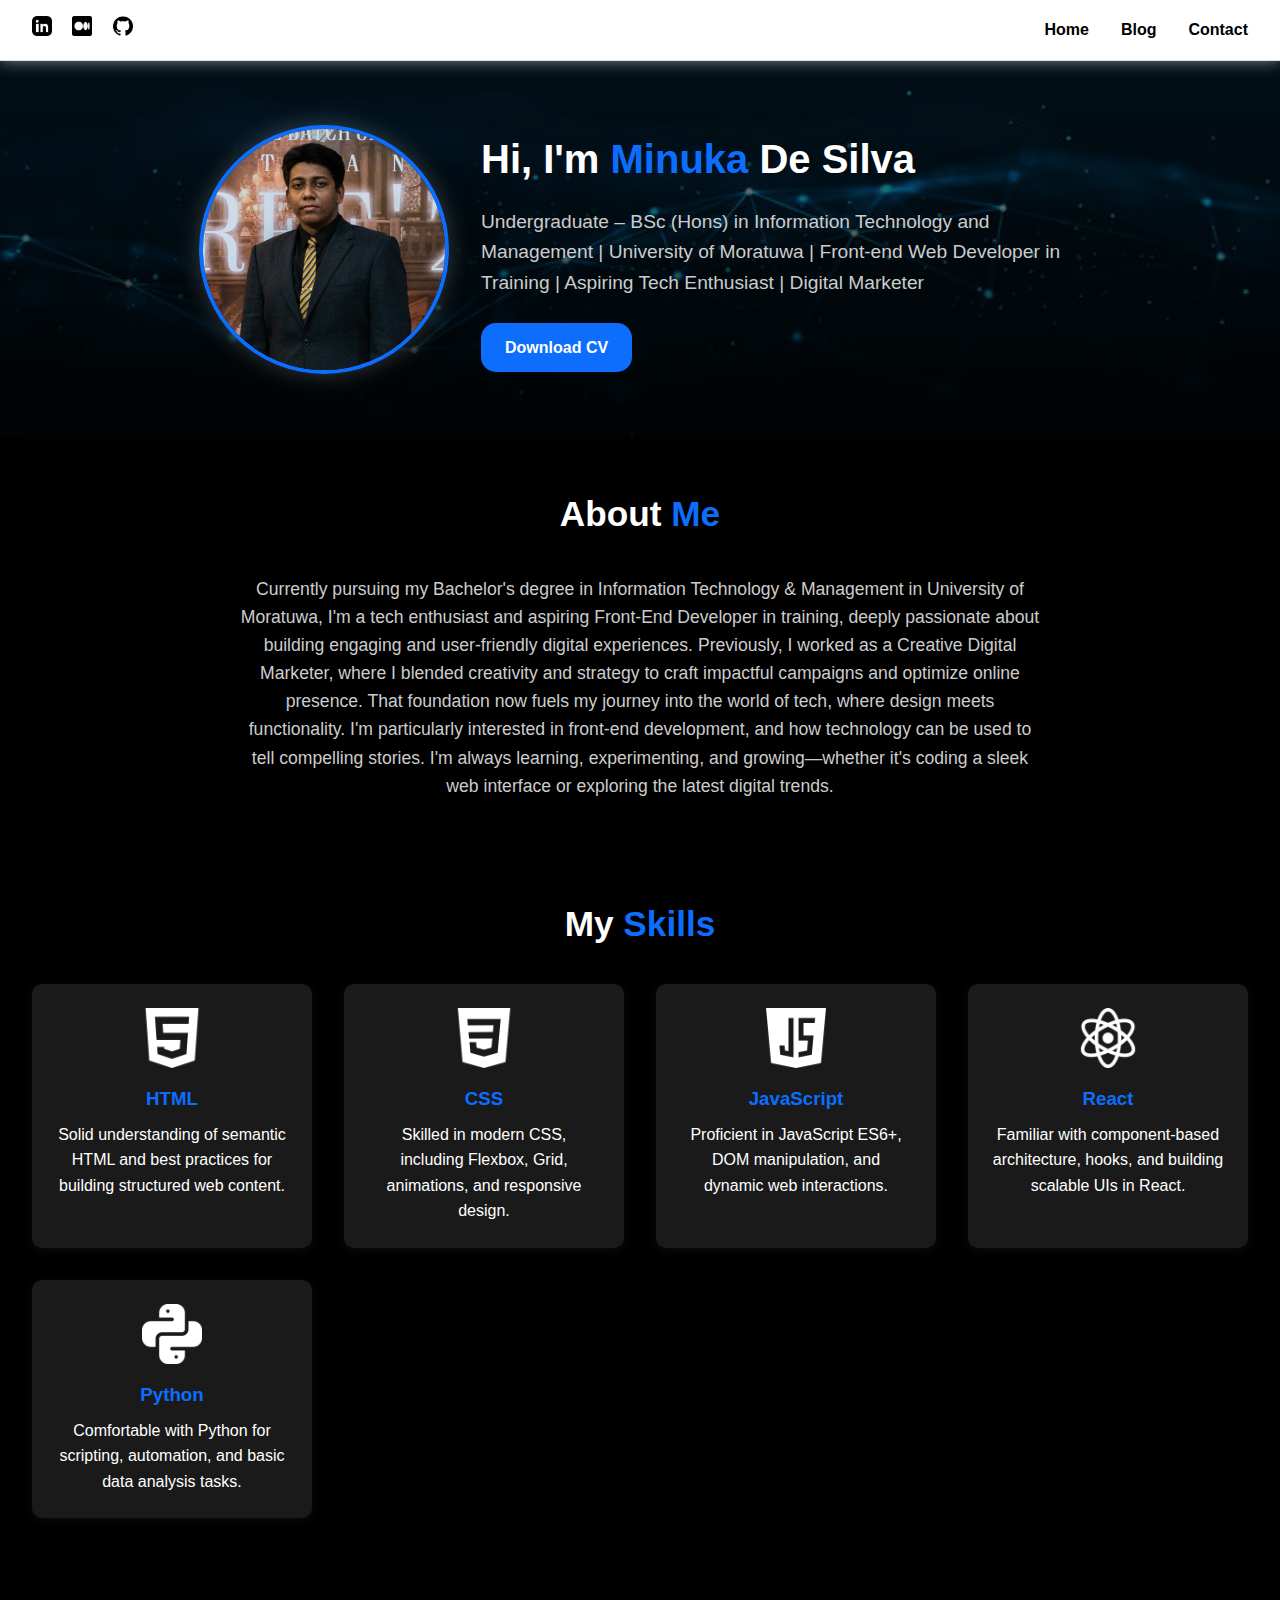
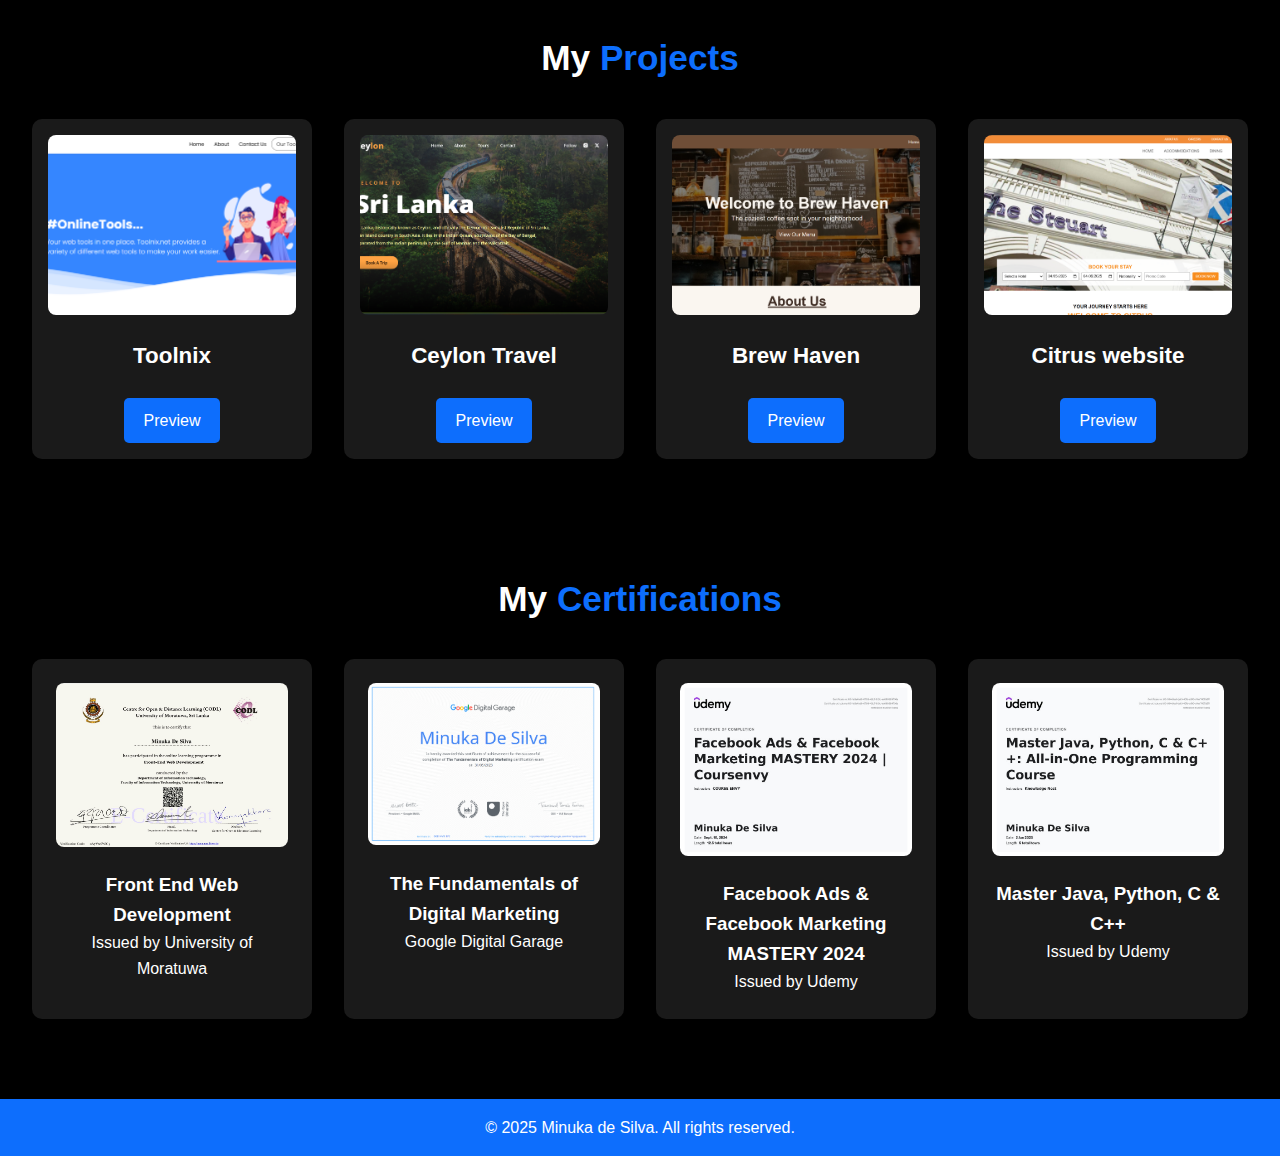
<file: index.html>
<!DOCTYPE html>
<html lang="en">
  <head>
    <meta charset="UTF-8" />
    <meta name="viewport" content="width=device-width, initial-scale=1.0" />
    <title>Minuka De Silva</title>
    <link rel="stylesheet" href="styles.css" />
  </head>
  <body>
    <header>
      <nav class="navbar">
        <div class="social-links">
          <a href="https://www.linkedin.com/in/minukadesilva/"
            ><img src="icons/linkedin.png" alt="LinkedIn"
          /></a>
          <a href="https://medium.com/@minuka_desilva"
            ><img src="icons/medium.png" alt="Medium"
          /></a>
          <a href="https://github.com/minukadesilva"
            ><img src="icons/github.png" alt="Github"
          /></a>
        </div>
        <ul class="nav-links">
          <li><a href="index.html">Home</a></li>
          <li><a href="blog.html">Blog</a></li>
          <li><a href="contact.html">Contact</a></li>
        </ul>
      </nav>
    </header>

    <section class="hero">
      <div class="hero-content">
        <img src="minuka.jpg" alt="Minuka de Silva" class="profile-pic" />
        <div class="intro-text">
          <h1>Hi, I'm <span> Minuka</span> De Silva</h1>
          <p>
            Undergraduate – BSc (Hons) in Information Technology and Management
            | University of Moratuwa | Front-end Web Developer in Training |
            Aspiring Tech Enthusiast | Digital Marketer
          </p>
          <a href="cv.pdf" download class="download-cv-btn" target="_blank"
            >Download CV</a
          >
        </div>
      </div>
    </section>

    <section class="about">
      <h2>About <span>Me</span></h2>
      <p>
        Currently pursuing my Bachelor's degree in Information Technology &
        Management in University of Moratuwa, I'm a tech enthusiast and aspiring
        Front-End Developer in training, deeply passionate about building
        engaging and user-friendly digital experiences. Previously, I worked as
        a Creative Digital Marketer, where I blended creativity and strategy to
        craft impactful campaigns and optimize online presence. That foundation
        now fuels my journey into the world of tech, where design meets
        functionality. I'm particularly interested in front-end development, and
        how technology can be used to tell compelling stories. I'm always
        learning, experimenting, and growing—whether it's coding a sleek web
        interface or exploring the latest digital trends.
      </p>
    </section>

    <section class="skills">
      <h2>My <span>Skills</span></h2>
      <div class="skill-cards">
        <div class="card">
          <img src="icons/html.png" alt="HTML Icon" />
          <h3>HTML</h3>
          <p>
            Solid understanding of semantic HTML and best practices for building
            structured web content.
          </p>
        </div>
        <div class="card">
          <img src="icons/css-3.png" alt="CSS Icon" />
          <h3>CSS</h3>
          <p>
            Skilled in modern CSS, including Flexbox, Grid, animations, and
            responsive design.
          </p>
        </div>
        <div class="card">
          <img src="icons/java-script.png" alt="JavaScript Icon" />
          <h3>JavaScript</h3>
          <p>
            Proficient in JavaScript ES6+, DOM manipulation, and dynamic web
            interactions.
          </p>
        </div>
        <div class="card">
          <img src="icons/atom.png" alt="React Icon" />
          <h3>React</h3>
          <p>
            Familiar with component-based architecture, hooks, and building
            scalable UIs in React.
          </p>
        </div>
        <div class="card">
          <img src="icons/python.png" alt="Python Icon" />
          <h3>Python</h3>
          <p>
            Comfortable with Python for scripting, automation, and basic data
            analysis tasks.
          </p>
        </div>
      </div>
    </section>

    <section class="projects">
      <h2>My <span>Projects</span></h2>
      <div class="project-grid">
        <div class="project-card">
          <img src="projects/p2.png" alt="Toolnix Preview" />
          <h3>Toolnix</h3>
          <a
            href="https://minukadesilva.github.io/Toolnix/"
            target="_blank"
            class="project-btn"
            >Preview</a
          >
        </div>
        <div class="project-card">
          <img src="projects/p1.png" alt="Ceylon Travel" />
          <h3>Ceylon Travel</h3>
          <a
            href="https://minukadesilva.github.io/Ceylon-Travel-website-landing-page/"
            target="_blank"
            class="project-btn"
            >Preview</a
          >
        </div>

        <div class="project-card">
          <img src="projects/p3.png" alt="Brew Haven Preview" />
          <h3>Brew Haven</h3>
          <a
            href="https://minukadesilva.github.io/Brew-Haven/"
            target="_blank"
            class="project-btn"
            >Preview</a
          >
        </div>
        <div class="project-card">
          <img src="projects/p4.png" alt="Citrus website" />
          <h3>Citrus website</h3>
          <a
            href="https://minukadesilva.github.io/hotel/"
            target="_blank"
            class="project-btn"
            >Preview</a
          >
        </div>
      </div>
    </section>

    <section class="certifications">
      <h2>My <span>Certifications</span></h2>
      <div class="cert-card-container">
        <div class="c-card">
          <img src="c1.png" alt="Front End Web Development" />
          <h3>Front End Web Development</h3>
          <p>Issued by University of Moratuwa</p>
        </div>
        <div class="c-card">
          <img src="c2.png" alt="Google Digital Garage" />
          <h3>The Fundamentals of Digital Marketing</h3>
          <p>Google Digital Garage</p>
        </div>
        <div class="c-card">
          <img src="c3.jpeg" alt="Facebook Ads & Facebook Marketing" />
          <h3>Facebook Ads & Facebook Marketing MASTERY 2024</h3>
          <p>Issued by Udemy</p>
        </div>
        <div class="c-card">
          <img src="c4.jpeg" alt="Master Java, Python, C & C++" />
          <h3>Master Java, Python, C & C++</h3>
          <p>Issued by Udemy</p>
        </div>
      </div>
    </section>

    <footer>
      <p>&copy; 2025 Minuka de Silva. All rights reserved.</p>
    </footer>
  </body>
</html>
</file>
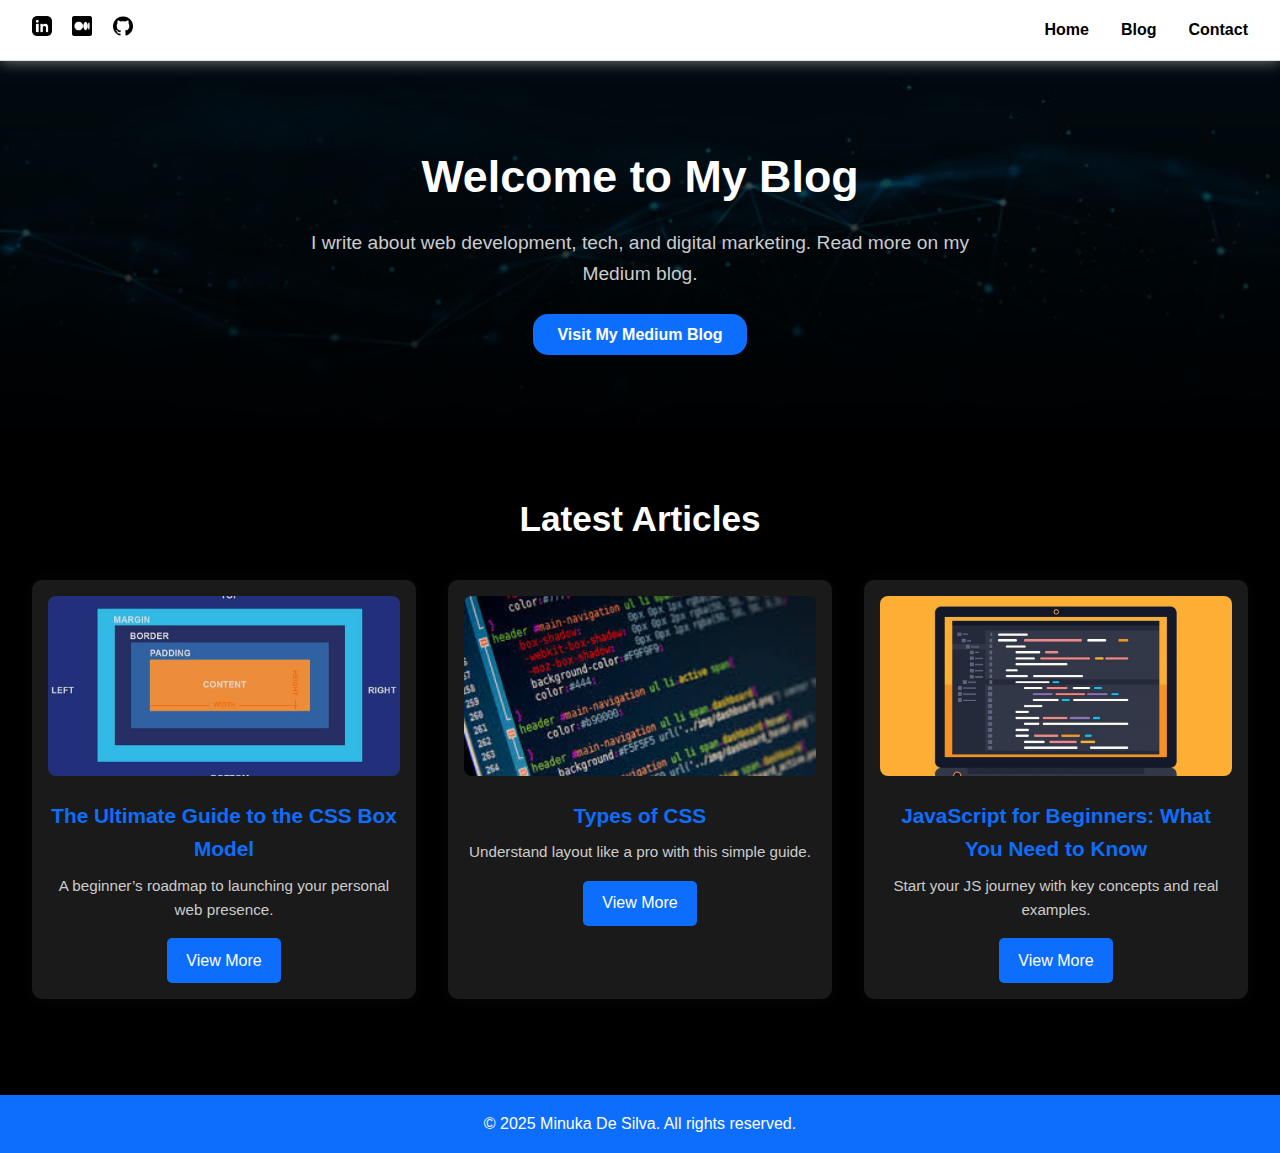
<file: blog.html>
<!DOCTYPE html>
<html lang="en">
  <head>
    <meta charset="UTF-8" />
    <meta name="viewport" content="width=device-width, initial-scale=1.0"/>
    <title>Minuka de Silva | Blog</title>
    <link rel="stylesheet" href="styles.css" />
  </head>
  <body>
    <header>
      <nav class="navbar">
        <div class="social-links">
          <a href="https://www.linkedin.com/in/minukadesilva/"><img src="icons/linkedin.png" alt="LinkedIn" /></a>
          <a href="https://medium.com/@minuka_desilva"><img src="icons/medium.png" alt="Medium" /></a>
          <a href="https://github.com/minukadesilva"><img src="icons/github.png" alt="Github" /></a>
        </div>
        <ul class="nav-links">
          <li><a href="index.html">Home</a></li>
          <li><a href="blog.html">Blog</a></li>
          <li><a href="contact.html">Contact</a></li>
        </ul>
      </nav>
    </header>

    <section class="blog-hero">
      <h1>Welcome to My Blog</h1>
      <p>I write about web development, tech, and digital marketing. Read more on my Medium blog.</p>
      <a href="https://medium.com/@minuka_desilva" target="_blank" class="btn-medium">Visit My Medium Blog</a>
    </section>


    <section class="blog-section">
      <h2>Latest Articles</h2>
      <div class="blog-grid">
        <div class="blog-card">
          <img src="blog/b1.jpg" alt="Article 1" />
          <h3>The Ultimate Guide to the CSS Box Model</h3>
          <p>A beginner’s roadmap to launching your personal web presence.</p>
          <a href="https://medium.com/@minuka_desilva/the-ultimate-guide-to-the-css-box-model-0a497b77aa3b" target="_blank" class="btn-view">View More</a>
        </div>
        <div class="blog-card">
          <img src="blog/b2.jpeg" alt="Article 2" />
          <h3>Types of CSS</h3>
          <p>Understand layout like a pro with this simple guide.</p>
          <a href="https://medium.com/@yourusername/article2" target="_blank" class="btn-view">View More</a>
        </div>
        <div class="blog-card">
          <img src="blog/b3.jpg" alt="Article 3" />
          <h3>JavaScript for Beginners: What You Need to Know</h3>
          <p>Start your JS journey with key concepts and real examples.</p>
          <a href="https://medium.com/@yourusername/article3" target="_blank" class="btn-view">View More</a>
        </div>

    </section>

    <footer>
      <p>&copy; 2025 Minuka De Silva. All rights reserved.</p>
    </footer>
  </body>
</html>
</file>
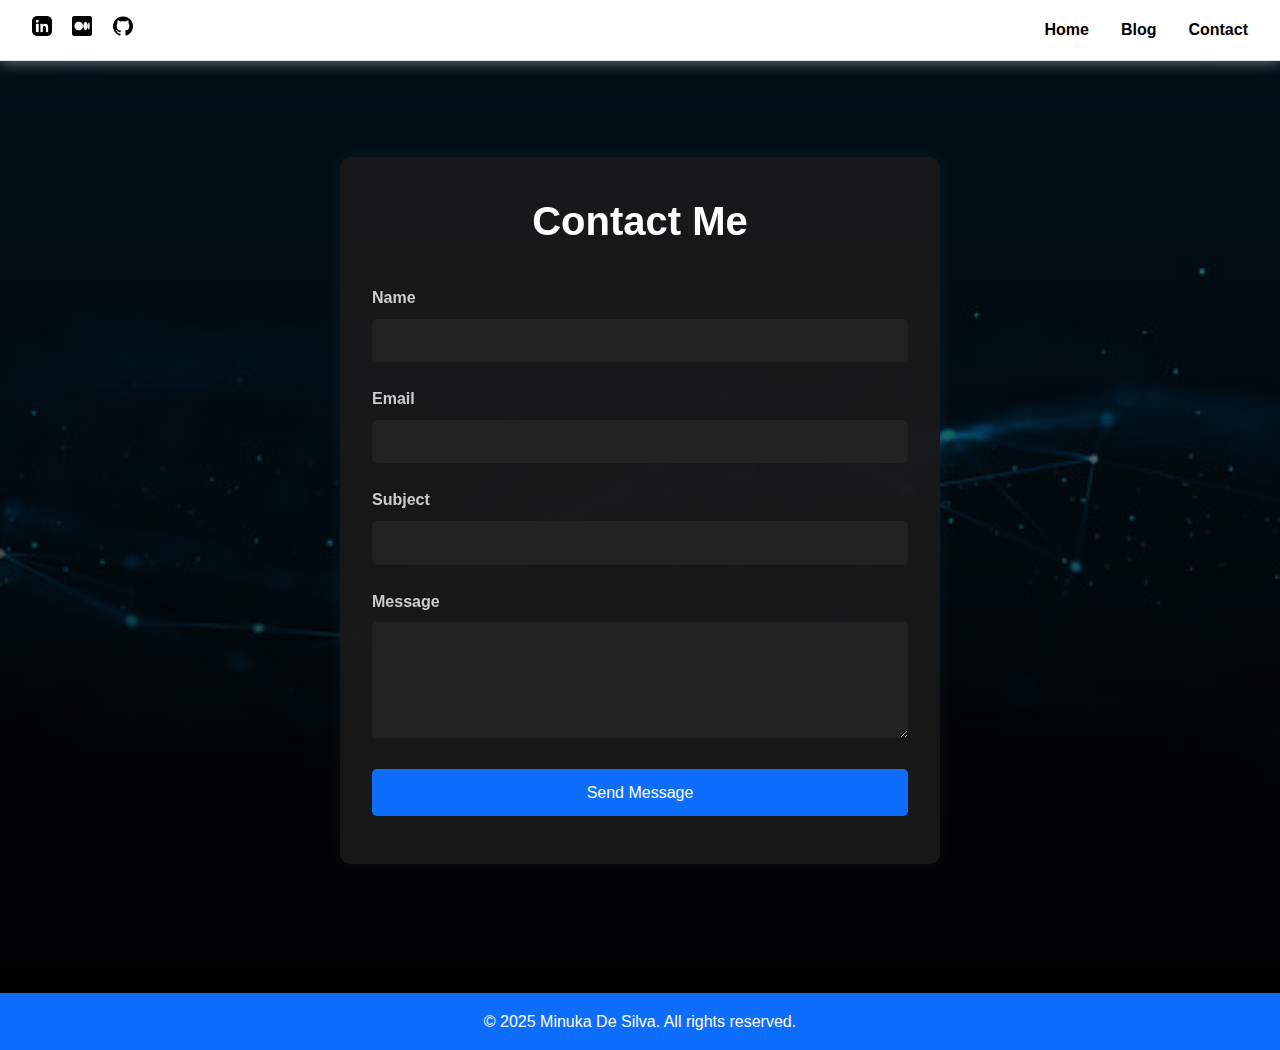
<file: contact.html>
<!DOCTYPE html>
<html lang="en">
  <head>
    <meta charset="UTF-8" />
    <meta name="viewport" content="width=device-width, initial-scale=1.0" />
    <title>Minuka de Silva | Portfolio</title>
    <link rel="stylesheet" href="styles.css" />
  </head>
  <body>
    <header>
      <nav class="navbar">
        <div class="social-links">
          <a href="https://www.linkedin.com/in/minukadesilva/"
            ><img src="icons/linkedin.png" alt="LinkedIn"
          /></a>
          <a href="https://medium.com/@minuka_desilva"
            ><img src="icons/medium.png" alt="Medium"
          /></a>
          <a href="https://github.com/minukadesilva"
            ><img src="icons/github.png" alt="Github"
          /></a>
        </div>
        <ul class="nav-links">
          <li><a href="index.html">Home</a></li>
          <li><a href="blog.html">Blog</a></li>
          <li><a href="contact.html">Contact</a></li>
        </ul>
      </nav>
    </header>
    <section class="contact-hero">
      <div class="contact-section">
        <h2>Contact Me</h2>
        <form id="contact-form">
          <div class="form-group">
            <label for="name">Name</label>
            <input type="text" id="name" required />
          </div>
          <div class="form-group">
            <label for="email">Email</label>
            <input type="email" id="email" required />
          </div>
          <div class="form-group">
            <label for="subject">Subject</label>
            <input type="text" id="subject" required />
          </div>
          <div class="form-group">
            <label for="message">Message</label>
            <textarea id="message" rows="5" required></textarea>
          </div>
          <button type="submit">Send Message</button>
          <p id="response-message"></p>
        </form>
      </div>
    </section>

    <footer>
      <p>&copy; 2025 Minuka De Silva. All rights reserved.</p>
    </footer>
    <script>
      document
        .getElementById("contact-form")
        .addEventListener("submit", function (e) {
          e.preventDefault();
          document.getElementById("response-message").textContent =
            "Thanks! Your message has been received.";
          document.getElementById("contact-form").reset();
        });
    </script>
  </body>
</html>
</file>
<file: styles.css>
:root {
  --primary-color: #0d6efd;
  --background: #000000;
  --text-dark: #ffffff;
  --text-light: #cccccc;
  --white: #ffffff;
  --card-bg: #1a1a1a;
}

* {
  box-sizing: border-box;
  margin: 0;
  padding: 0;
}

section h2 {
  text-align: center;
  font-size: 2.2rem;
  margin-bottom: 2rem;
}

body {
  font-family: "Segoe UI", Tahoma, Geneva, Verdana, sans-serif;
  background-color: var(--background);
  color: var(--text-dark);
  line-height: 1.6;
}

span {
  color: var(--primary-color);
}
header {
  background-color: var(--white);
  padding: 1rem 2rem;
  display: flex;
  justify-content: space-between;
  align-items: center;
  border-bottom: 1px solid #ddd;

  box-shadow: 0 0 15px rgba(255, 255, 255, 0.5);
  z-index: 999;
  position: relative;
}

.navbar {
  display: flex;
  justify-content: space-between;
  width: 100%;
  align-items: center;
}

.social-links a img {
  width: 20px;
  margin-right: 1rem;
}

.nav-links {
  list-style: none;
  display: flex;
}

.nav-links li {
  margin-left: 2rem;
}

.nav-links a {
  text-decoration: none;
  color: #000;
  font-weight: 600;
}

.hero {
  background: linear-gradient(to bottom, rgba(0, 0, 0, 0.4), rgba(0, 0, 0, 0.9)),
    url("bg.jpg") center/cover no-repeat;
  padding: 4rem 2rem;
  display: flex;
  justify-content: center;
  align-items: center;
  flex-wrap: wrap;
  color: white;
  position: relative;
}

.hero-content {
  display: flex;
  flex-wrap: wrap;
  align-items: center;
  gap: 2rem;
}

.profile-pic {
  max-width: 250px;
  border-radius: 50%;
  border: 4px solid var(--primary-color);
  box-shadow: 0 0 25px rgb(255, 255, 255, 0.2);
}

.intro-text {
  max-width: 600px;
}

.intro-text h1 {
  font-size: 2.5rem;
  margin-bottom: 1rem;
}

.intro-text p {
  font-size: 1.2rem;
  color: var(--text-light);
}

.download-cv-btn {
  display: inline-block;
  margin-top: 1.5rem;
  padding: 0.75rem 1.5rem;
  background-color: var(--primary-color);
  color: var(--white);
  text-decoration: none;
  font-weight: bold;
  border-radius: 15px;
  transition: background 0.3s ease;
}

.download-cv-btn:hover {
  background-color: #0b5ed7;
}

section {
  padding: 3rem 2rem;
}

h2 {
  text-align: center;
}
.about p {
  max-width: 800px;
  margin: auto;
  font-size: 1.1rem;
  color: var(--text-light);
  text-align: center;
}

.skills .skill-cards {
  display: grid;
  grid-template-columns: repeat(auto-fit, minmax(250px, 1fr));
  gap: 2rem;
  margin-top: 2rem;
}

.card {
  background: var(--card-bg);
  padding: 1.5rem;
  border-radius: 10px;
  box-shadow: 0 2px 10px rgba(255, 255, 255, 0.05);
  text-align: center;
  color: var(--text-dark);
}

.card img {
  width: 60px;
  margin-bottom: 0.5rem;
  filter: brightness(0) invert(1);
}

.card h3 {
  margin-bottom: 0.5rem;
  color: var(--primary-color);
}

.card:hover {
  transform: translateY(-5px);
}

.c-card:hover {
  transform: translateY(-5px);
}

.cert-card-container {
  display: grid;
  grid-template-columns: repeat(auto-fit, minmax(250px, 1fr));
  gap: 2rem;
  margin-top: 2rem;
}

.cert-card-container .c-card {
  background: #1a1a1a;
  padding: 1.5rem;
  border-radius: 10px;
  text-align: center;
  color: white;
  box-shadow: 0 2px 10px rgba(0, 0, 0, 0.4);
}

.cert-card-container .c-card img {
  width: 100%;
  height: auto;
  border-radius: 8px;
  margin-bottom: 1rem;
}

footer {
  background: var(--primary-color);
  color: white;
  text-align: center;
  padding: 1rem;
  margin-top: 2rem;
}

.contact-hero {
  background: linear-gradient(to bottom, rgba(0, 0, 0, 0.4), rgba(0, 0, 0, 0.9)),
    url("bg.jpg") center/cover no-repeat;
  padding: 4rem 2rem;
  display: flex;
  justify-content: center;
  align-items: center;
  min-height: 100vh;
}

.contact-section {
  width: 100%;
  max-width: 600px;
  background-color: rgba(26, 26, 26, 0.9);
  padding: 2rem;
  border-radius: 10px;
  box-shadow: 0 0 20px rgba(255, 255, 255, 0.05);
  backdrop-filter: blur(5px);
}

.contact-section h2 {
  text-align: center;
  margin-bottom: 2rem;
  font-size: 2.5rem;
  color: var(--text-dark);
}

#contact-form .form-group {
  margin-bottom: 1.5rem;
}

#contact-form label {
  display: block;
  margin-bottom: 0.5rem;
  font-weight: 600;
  color: var(--text-light);
}

#contact-form input,
#contact-form textarea {
  width: 100%;
  padding: 0.8rem;
  border-radius: 5px;
  border: none;
  background-color: #222;
  color: var(--text-dark);
  font-size: 1rem;
}

#contact-form input:focus,
#contact-form textarea:focus {
  outline: 2px solid var(--primary-color);
}

#contact-form button {
  width: 100%;
  padding: 0.9rem;
  border: none;
  border-radius: 5px;
  background-color: var(--primary-color);
  color: white;
  font-size: 1rem;
  cursor: pointer;
  transition: background 0.3s ease;
}

#contact-form button:hover {
  background-color: #0b5ed7;
}

#response-message {
  margin-top: 1rem;
  text-align: center;
  color: #4caf50;
  font-weight: 600;
}

.projects {
  padding: 4rem 2rem;
}

.project-grid {
  display: grid;
  grid-template-columns: repeat(auto-fit, minmax(260px, 1fr));
  gap: 2rem;
  max-width: 1400px;
  margin: 0 auto;
}

.project-card {
  background-color: var(--card-bg, #1a1a1a);
  border-radius: 10px;
  overflow: hidden;
  box-shadow: 0 0 15px rgba(0, 0, 0, 0.2);
  text-align: center;
  padding: 1rem;
  transition: transform 0.3s ease;
}

.project-card:hover {
  transform: translateY(-5px);
}

.project-card img {
  width: 100%;
  height: 180px;
  object-fit: cover;
  border-radius: 8px;
}

.project-card h3 {
  margin: 1rem 0;
  font-size: 1.4rem;
  color: var(--text-dark);
}

.project-btn {
  display: inline-block;
  margin-top: 0.5rem;
  padding: 0.6rem 1.2rem;
  background-color: var(--primary-color);
  color: white;
  text-decoration: none;
  border-radius: 5px;
  transition: background 0.3s ease;
}

.project-btn:hover {
  background-color: #0b5ed7;
}

.blog-hero {
  background: linear-gradient(
      to bottom,
      rgba(0, 0, 0, 0.6),
      rgba(0, 0, 0, 0.95)
    ),
    url("bg.jpg") center/cover no-repeat;
  padding: 5rem 2rem;
  text-align: center;
  color: var(--white);
}

.blog-hero h1 {
  font-size: 2.8rem;
  margin-bottom: 1rem;
}

.blog-hero p {
  font-size: 1.2rem;
  color: var(--text-light);
  max-width: 700px;
  margin: 0 auto 2rem;
}

.blog-hero .btn-medium {
  background-color: var(--primary-color);
  color: white;
  padding: 0.75rem 1.5rem;
  text-decoration: none;
  font-weight: bold;
  border-radius: 15px;
  transition: background 0.3s ease;
}

.blog-hero .btn-medium:hover {
  background-color: #0b5ed7;
}

.blog-section {
  padding: 4rem 2rem;
}

.blog-section h2 {
  text-align: center;
  font-size: 2.2rem;
  margin-bottom: 2rem;
  color: var(--white);
}

.blog-grid {
  display: grid;
  grid-template-columns: repeat(auto-fit, minmax(260px, 1fr));
  gap: 2rem;
  max-width: 1400px;
  margin: 0 auto;
}

.blog-card {
  background-color: var(--card-bg);
  border-radius: 10px;
  overflow: hidden;
  box-shadow: 0 0 15px rgba(255, 255, 255, 0.03);
  text-align: center;
  padding: 1rem;
  transition: transform 0.3s ease;
}

.blog-card:hover {
  transform: translateY(-5px);
}

.blog-card img {
  width: 100%;
  height: 180px;
  object-fit: cover;
  border-radius: 8px;
}

.blog-card h3 {
  margin: 1rem 0 0.5rem;
  font-size: 1.3rem;
  color: var(--primary-color);
}

.blog-card p {
  font-size: 0.95rem;
  color: var(--text-light);
}

.blog-card .btn-view {
  display: inline-block;
  margin-top: 1rem;
  padding: 0.6rem 1.2rem;
  background-color: var(--primary-color);
  color: white;
  text-decoration: none;
  border-radius: 5px;
  transition: background 0.3s ease;
}

.blog-card .btn-view:hover {
  background-color: #0b5ed7;
}

@media (max-width: 1024px) {
  .hero-content,
  .navbar,
  .project-grid,
  .blog-grid,
  .cert-card-container,
  .skills .skill-cards {
    flex-direction: column;
    grid-template-columns: 1fr !important;
    gap: 1.5rem;
    text-align: center;
  }

  .intro-text h1 {
    font-size: 2rem;
  }

  .intro-text p,
  .about p {
    font-size: 1rem;
  }

  .contact-section {
    padding: 2rem 1.5rem;
  }

  .profile-pic {
    max-width: 180px;
  }
}

@media (max-width: 768px) {
  header {
    flex-direction: column;
    align-items: flex-start;
    padding: 1rem;
    box-shadow: 0 0 15px rgba(255, 255, 255, 0.5),
      0 0 30px rgba(255, 255, 255, 0.3), 0 0 45px rgba(255, 255, 255, 0.1);
  }

  .navbar {
    flex-direction: column;
    align-items: flex-start;
  }

  .nav-links {
    flex-direction: column;
    width: 100%;
    margin-top: 1rem;
  }

  .nav-links li {
    margin: 0.5rem 0;
  }

  .hero {
    padding: 3rem 1rem;
  }

  .intro-text h1 {
    font-size: 1.8rem;
  }

  .intro-text p {
    font-size: 1rem;
  }

  .download-cv-btn {
    padding: 0.6rem 1.2rem;
    font-size: 0.95rem;
  }

  .project-card img,
  .blog-card img {
    height: 150px;
  }

  .contact-section h2 {
    font-size: 2rem;
  }
}

@media (max-width: 600px) {
  section {
    padding: 2rem 1rem;
  }

  .blog-hero h1 {
    font-size: 2rem;
  }

  .blog-hero p {
    font-size: 0.95rem;
  }

  .project-btn,
  .btn-medium,
  .btn-view {
    font-size: 0.9rem;
    padding: 0.5rem 1rem;
  }

  .contact-section {
    padding: 1.5rem;
  }

  #contact-form input,
  #contact-form textarea {
    font-size: 0.9rem;
  }

  .blog-card h3,
  .project-card h3 {
    font-size: 1.2rem;
  }
}
</file>
